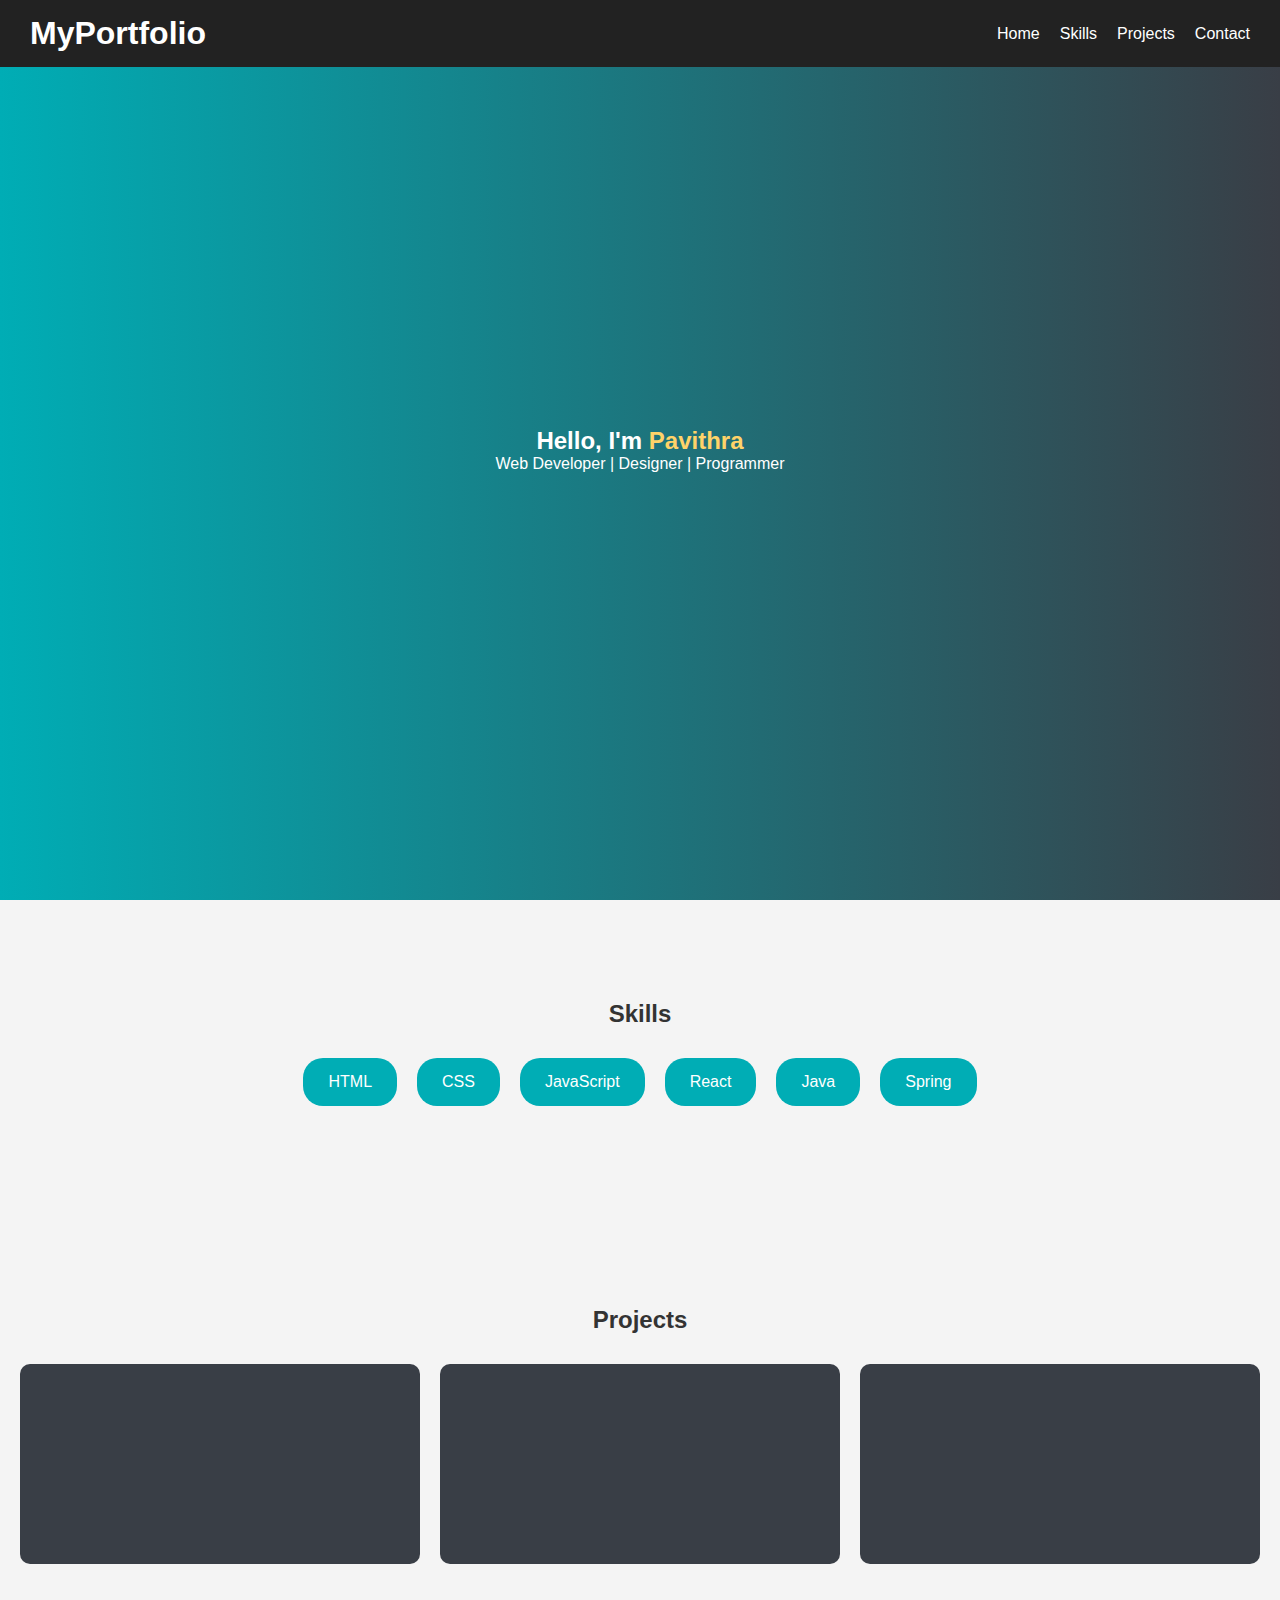
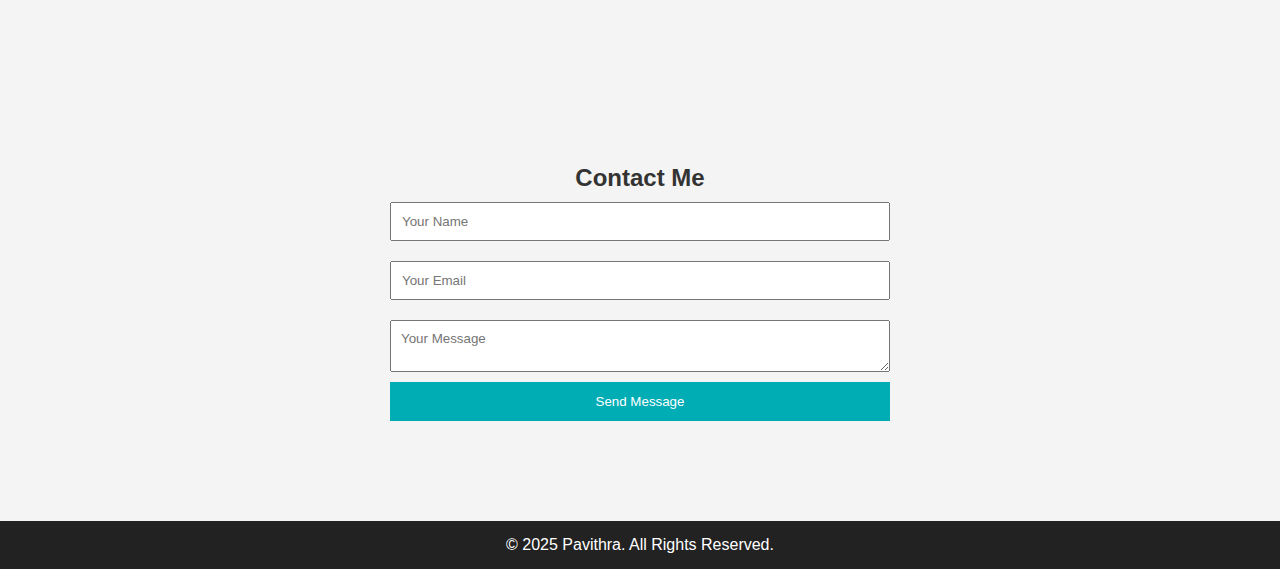
<file: project one/index.html>
<!DOCTYPE html>
<html lang="en">
<head>
  <meta charset="UTF-8" />
  <meta name="viewport" content="width=device-width, initial-scale=1.0"/>
  <title>My Portfolio</title>
  <link rel="stylesheet" href="style.css" />
  <script src="https://cdn.emailjs.com/dist/email.min.js"></script>
</head>
<body>

  <!-- Navbar -->
  <header>
    <nav class="navbar">
      <h1 class="logo">MyPortfolio</h1>
      <ul class="nav-links">
        <li><a href="#home">Home</a></li>
        <li><a href="#skills">Skills</a></li>
        <li><a href="#projects">Projects</a></li>
        <li><a href="#contact">Contact</a></li>
      </ul>
    </nav>
  </header>

  <!-- Home Section -->
  <section id="home" class="section home">
    <h2>Hello, I'm <span>Pavithra</span></h2>
    <p>Web Developer | Designer | Programmer</p>
  </section>

  <!-- Skills Section -->
  <section id="skills" class="section">
    <h2>Skills</h2>
    <div class="skills-container">
      <div class="skill">HTML</div>
      <div class="skill">CSS</div>
      <div class="skill">JavaScript</div>
      <div class="skill">React</div>
      <div class="skill">Java</div>
      <div class="skill">Spring</div>
    </div>
  </section>

  <!-- Projects Section -->
  <section id="projects" class="section">
    <h2>Projects</h2>
    <div class="projects-container">

      <div class="project-card"
           data-title="Insurance Report Generation"
           data-desc="A backend-heavy project that generates insurance reports using Java and Spring."
           data-tech="Java, Spring Boot, MySQL">
        <div class="project-overlay">
          <h3>Project One</h3>
          <p>Insurance Report Generation</p>
        </div>
      </div>

      <div class="project-card"
           data-title="Student Management Portal"
           data-desc="Frontend portal for office teams to manage student entries efficiently."
           data-tech="HTML, CSS, JavaScript,React, spring,springboot,MYSQL">
        <div class="project-overlay">
          <h3>Project Two</h3>
          <p>Front End Office Team Portal</p>
        </div>
      </div>

      <div class="project-card"
           data-title="Blog Application"
           data-desc="A full-stack blog application with user authentication and CRUD features."
           data-tech="Java, Spring,springboot, React,HTML,CSS">
        <div class="project-overlay">
          <h3>Project Three</h3>
          <p>Blog Application</p>
        </div>
      </div>

    </div>
  </section>

  <!-- Contact Section -->
  <section id="contact" class="section">
    <h2>Contact Me</h2>
    <form id="contact-form">
      <input type="text" name="name" placeholder="Your Name" required />
      <input type="email" name="email" placeholder="Your Email" required />
      <textarea name="message" placeholder="Your Message" required></textarea>
      <button type="submit">Send Message</button>
    </form>
  </section>

  <footer>
    <p>© 2025 Pavithra. All Rights Reserved.</p>
  </footer>

  <!-- ✅ Project Details Modal (ADDED – REQUIRED FOR CLICK FUNCTIONALITY) -->
  <div id="project-modal" class="modal">
    <div class="modal-content">
      <span class="close-btn">&times;</span>
      <h2 id="modal-title"></h2>
      <p id="modal-desc"></p>
      <p><strong>Technologies:</strong> <span id="modal-tech"></span></p>
    </div>
  </div>

  <!-- Existing Script -->
  <script src="script.js"></script>

</body>
</html>
</file>
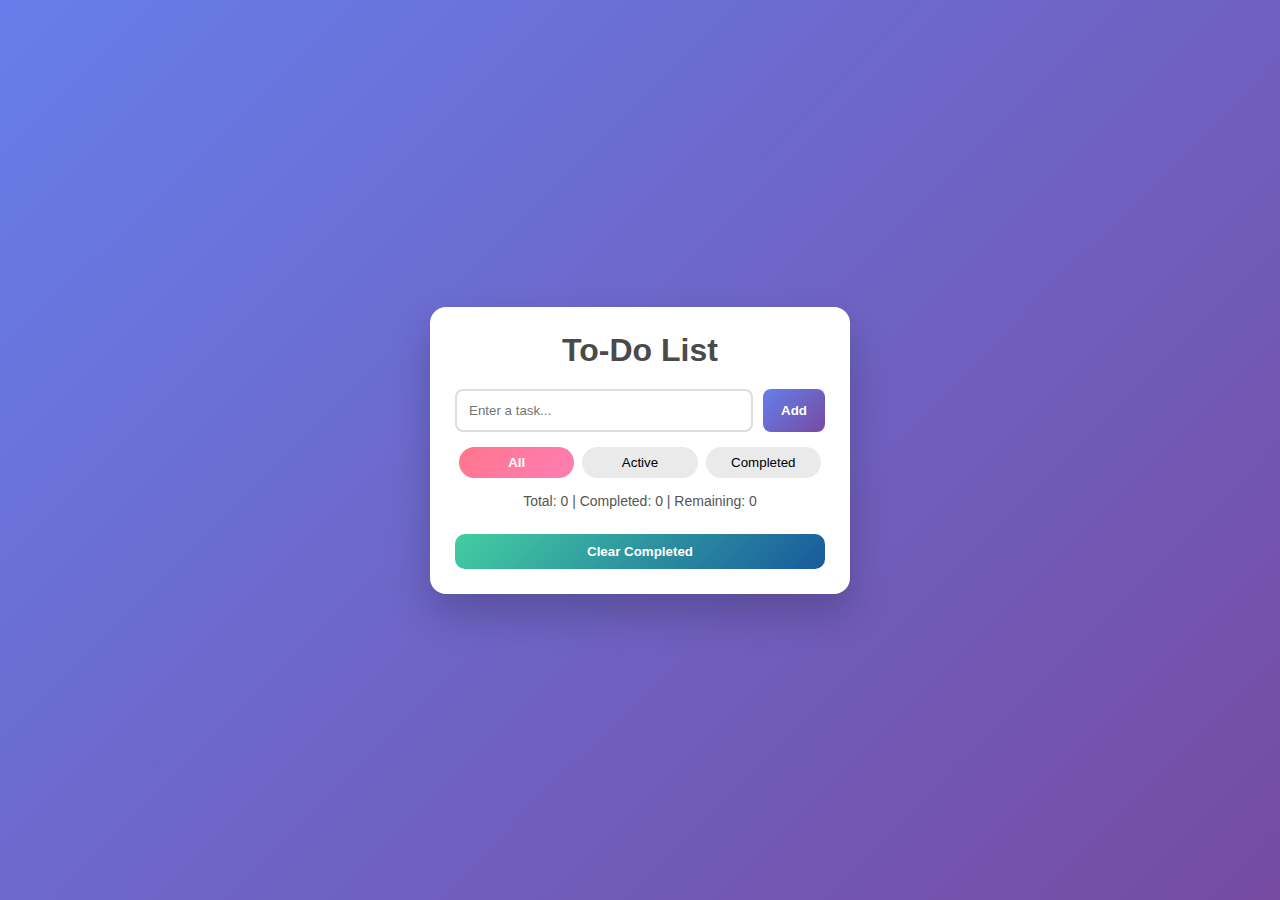
<file: todo-list/index.html>
<!DOCTYPE html>
<html lang="en">
<head>
  <meta charset="UTF-8" />
  <meta name="viewport" content="width=device-width, initial-scale=1.0" />
  <title>To-Do List App</title>
  <link rel="stylesheet" href="style.css" />
</head>
<body>

  <div class="app-container">
    <h1>To-Do List</h1>

    <!-- Input Section -->
    <div class="input-section">
      <input type="text" id="taskInput" placeholder="Enter a task..." />
      <button id="addTaskBtn">Add</button>
    </div>

    <!-- Filters -->
    <div class="filters">
      <button data-filter="all" class="active">All</button>
      <button data-filter="active">Active</button>
      <button data-filter="completed">Completed</button>
    </div>

    <!-- Task Counter -->
    <p id="taskCounter"></p>

    <!-- Task List -->
    <ul id="taskList"></ul>

    <!-- Clear Completed -->
    <button id="clearCompletedBtn">Clear Completed</button>
  </div>

  <script src="script.js"></script>
</body>
</html>
</file>
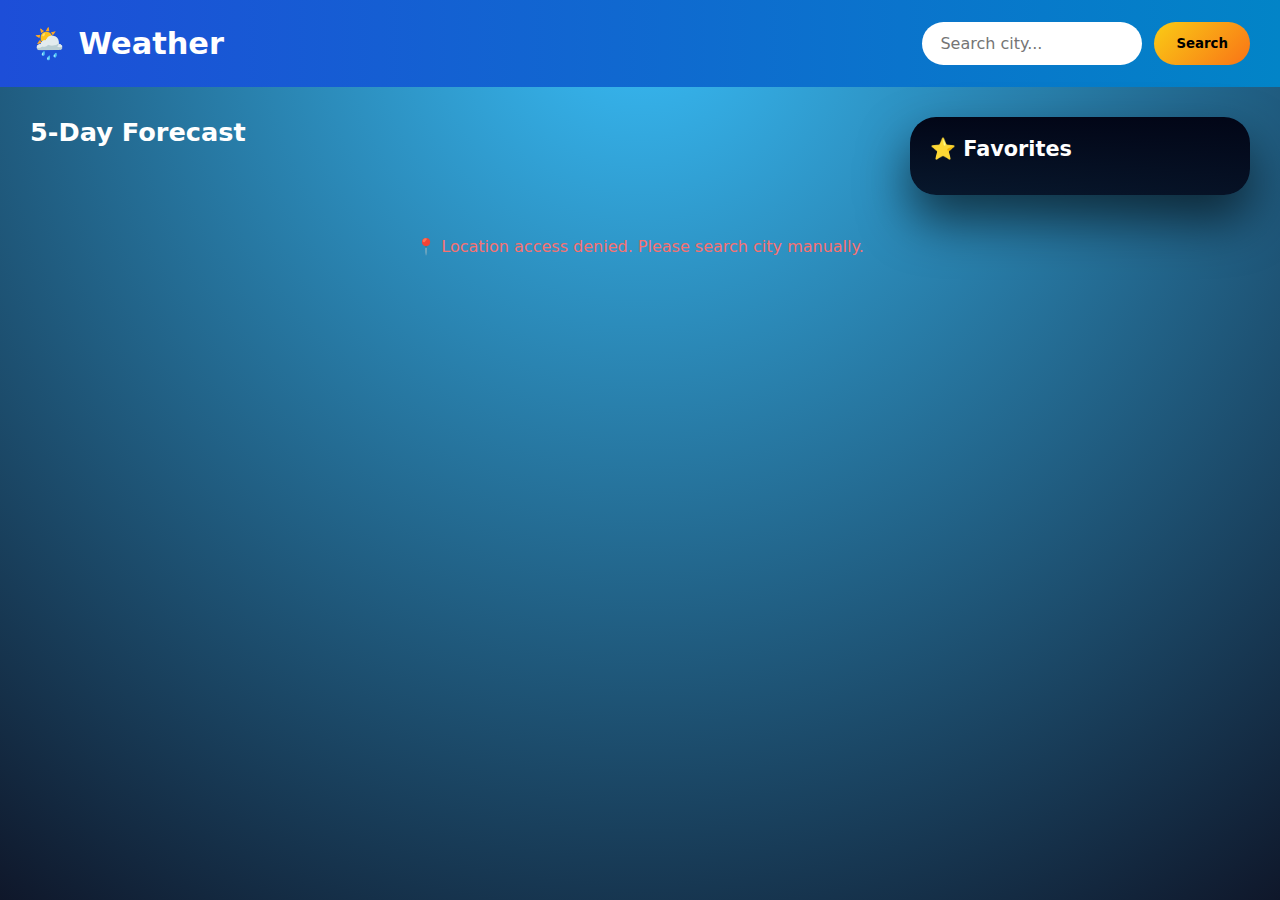
<file: weather-app/index.html>
<!DOCTYPE html>
<html lang="en">
<head>
  <meta charset="UTF-8" />
  <meta name="viewport" content="width=device-width, initial-scale=1.0"/>
  <title>Weather Dashboard</title>
  <link rel="stylesheet" href="style.css" />
</head>
<body>

<header class="header">
  <h1>🌦️ Weather </h1>

  <div class="search-box">
    <input type="text" id="cityInput" placeholder="Search city..." />
    <button id="searchBtn">Search</button>
    <!-- <button id="locateBtn" title="Use my location">📍</button> -->
  </div>
</header>

<main class="container">

  <!-- Current Weather -->
  <section id="currentWeather" class="card hidden">
    <div class="weather-header">
      <h2 id="cityName"></h2>
      <button id="favBtn">⭐</button>
    </div>
    <p id="dateTime"></p>

    <div class="weather-main">
      <img id="weatherIcon" />
      <h1 id="temperature"></h1>
      <p id="condition"></p>
    </div>

    <div class="weather-details">
      <p>💧 Humidity: <span id="humidity"></span>%</p>
      <p>💨 Wind: <span id="wind"></span> m/s</p>
      <p>🌡️ Pressure: <span id="pressure"></span> hPa</p>
    </div>
  </section>

  <!-- Forecast -->
  <section>
    <h2 class="section-title">5-Day Forecast</h2>
    <div id="forecast" class="forecast"></div>
  </section>

  <!-- Favorites -->
  <aside class="favorites">
    <h3>⭐ Favorites</h3>
    <ul id="favoriteList"></ul>
  </aside>

</main>

<div id="loading" class="loading hidden">Loading...</div>
<p id="error" class="error"></p>

<script src="script.js"></script>
</body>
</html>
</file>
<file: project one/style.css>
/* Project Modal */
.modal {
  display: none;
  position: fixed;
  inset: 0;
  background: rgba(0, 0, 0, 0.7);
  justify-content: center;
  align-items: center;
  z-index: 2000;
}

.modal-content {
  background: #fff;
  padding: 30px;
  max-width: 500px;
  border-radius: 10px;
  text-align: left;
  position: relative;
}

.close-btn {
  position: absolute;
  top: 10px;
  right: 15px;
  font-size: 22px;
  cursor: pointer;
}

* {
  margin: 0;
  padding: 0;
  box-sizing: border-box;
  font-family: Arial, sans-serif;
}

html {
  scroll-behavior: smooth;
}

body {
  background: #f4f4f4;
  color: #333;
}

/* Navbar */
header {
  background: #222;
  position: fixed;
  width: 100%;
  top: 0;
  z-index: 1000;
}

.navbar {
  display: flex;
  justify-content: space-between;
  align-items: center;
  padding: 15px 30px;
}

.logo {
  color: #fff;
}

.nav-links {
  list-style: none;
  display: flex;
}

.nav-links li {
  margin-left: 20px;
}

.nav-links a {
  color: #fff;
  text-decoration: none;
}

.nav-links a:hover {
  color: #00adb5;
}

/* Sections */
.section {
  padding: 100px 20px;
  text-align: center;
}

.home {
  background: linear-gradient(to right, #00adb5, #393e46);
  color: #fff;
  height: 100vh;
  display: flex;
  flex-direction: column;
  justify-content: center;
}

.home span {
  color: #ffd369;
}

/* Skills */
.skills-container {
  display: flex;
  justify-content: center;
  flex-wrap: wrap;
  gap: 20px;
  margin-top: 30px;
}

.skill {
  background: #00adb5;
  color: #fff;
  padding: 15px 25px;
  border-radius: 20px;
}

/* Projects */
.projects-container {
  display: grid;
  grid-template-columns: repeat(auto-fit, minmax(250px, 1fr));
  gap: 20px;
  margin-top: 30px;
}

.project-card {
  height: 200px;
  background: #393e46;
  position: relative;
  overflow: hidden;
  border-radius: 10px;
}

.project-overlay {
  position: absolute;
  inset: 0;
  background: rgba(0, 173, 181, 0.9);
  color: #fff;
  display: flex;
  flex-direction: column;
  justify-content: center;
  align-items: center;
  opacity: 0;
  transition: 0.4s;
}

.project-card:hover .project-overlay {
  opacity: 1;
}

/* Contact */
form {
  max-width: 500px;
  margin: auto;
  display: flex;
  flex-direction: column;
}

form input,
form textarea {
  padding: 10px;
  margin: 10px 0;
}

button {
  padding: 12px;
  background: #00adb5;
  color: #fff;
  border: none;
  cursor: pointer;
}

button:hover {
  background: #007f86;
}

/* Footer */
footer {
  background: #222;
  color: #fff;
  text-align: center;
  padding: 15px;
}

/* Responsive */
@media (max-width: 768px) {
  .nav-links {
    flex-direction: column;
  }
}
</file>
<file: todo-list/style.css>
* {
  box-sizing: border-box;
  margin: 0;
  padding: 0;
  font-family: "Segoe UI", Tahoma, sans-serif;
}

body {
  min-height: 100vh;
  background: linear-gradient(135deg, #667eea, #764ba2);
  display: flex;
  justify-content: center;
  align-items: center;
  padding: 20px;
}

/* App Card */
.app-container {
  background: #ffffff;
  width: 100%;
  max-width: 420px;
  padding: 25px;
  border-radius: 16px;
  box-shadow: 0 20px 40px rgba(0, 0, 0, 0.2);
  animation: fadeIn 0.6s ease-in-out;
}

/* Heading */
h1 {
  text-align: center;
  margin-bottom: 20px;
  color: #4a4a4a;
}

/* Input Section */
.input-section {
  display: flex;
  gap: 10px;
  margin-bottom: 15px;
}

input {
  flex: 1;
  padding: 12px;
  border-radius: 8px;
  border: 2px solid #ddd;
  outline: none;
  transition: 0.3s;
}

input:focus {
  border-color: #667eea;
}

#addTaskBtn {
  background: linear-gradient(135deg, #667eea, #764ba2);
  color: #fff;
  border: none;
  border-radius: 8px;
  padding: 12px 18px;
  font-weight: bold;
  transition: 0.3s;
}

#addTaskBtn:hover {
  opacity: 0.9;
  transform: scale(1.05);
}

/* Filters */
.filters {
  display: flex;
  justify-content: space-between;
  margin: 15px 0;
}

.filters button {
  flex: 1;
  margin: 0 4px;
  border-radius: 20px;
  border: none;
  padding: 8px;
  background: #eaeaea;
  transition: 0.3s;
}

.filters button.active {
  background: linear-gradient(135deg, #ff758c, #ff7eb3);
  color: white;
  font-weight: bold;
}

/* Task List */
ul {
  list-style: none;
  margin-top: 10px;
}

li {
  display: flex;
  justify-content: space-between;
  align-items: center;
  padding: 10px;
  border-radius: 10px;
  margin-bottom: 8px;
  background: #f7f7ff;
  transition: 0.3s;
}

li:hover {
  transform: scale(1.02);
}

/* Completed Task */
li.completed {
  background: #e0ffe8;
}

li.completed span {
  text-decoration: line-through;
  color: #6aaa6a;
}

/* Task Text */
li span {
  cursor: pointer;
  flex: 1;
}

/* Action Buttons */
.task-actions button {
  margin-left: 5px;
  border: none;
  border-radius: 6px;
  padding: 5px 8px;
  cursor: pointer;
  transition: 0.3s;
}

.task-actions button:first-child {
  background: #ffd166;
}

.task-actions button:last-child {
  background: #ef476f;
  color: white;
}

.task-actions button:hover {
  opacity: 0.85;
}

/* Counter */
#taskCounter {
  margin: 15px 0;
  text-align: center;
  font-size: 14px;
  color: #555;
}

/* Clear Completed */
#clearCompletedBtn {
  width: 100%;
  margin-top: 10px;
  background: linear-gradient(135deg, #43cea2, #185a9d);
  color: white;
  border: none;
  border-radius: 10px;
  padding: 10px;
  font-weight: bold;
  transition: 0.3s;
}

#clearCompletedBtn:hover {
  opacity: 0.9;
}

/* Animations */
@keyframes fadeIn {
  from {
    opacity: 0;
    transform: translateY(10px);
  }
  to {
    opacity: 1;
    transform: translateY(0);
  }
}

/* Mobile Friendly */
@media (max-width: 480px) {
  .input-section {
    flex-direction: column;
  }
}
</file>
<file: weather-app/style.css>
* {
  margin: 0;
  padding: 0;
  box-sizing: border-box;
  font-family: "Segoe UI", system-ui, sans-serif;
}

/* ================= BODY ================= */
body {
  min-height: 100vh;
  background: radial-gradient(circle at top, #38bdf8, #0f172a);
  color: #ffffff;
}

/* ================= HEADER ================= */
.header {
  background: linear-gradient(90deg, #1d4ed8, #0284c7);
  padding: 22px 30px;
  display: flex;
  justify-content: space-between;
  align-items: center;
}

.header h1 {
  font-size: 1.9rem;
  font-weight: 700;
}

.search-box {
  display: flex;
  gap: 12px;
}

.search-box input {
  padding: 12px 18px;
  border-radius: 999px;
  border: none;
  width: 220px;
  outline: none;
  font-size: 1rem;
}

.search-box button {
  background: linear-gradient(135deg, #facc15, #f97316);
  border: none;
  padding: 12px 22px;
  border-radius: 999px;
  cursor: pointer;
  font-weight: bold;
  transition: transform 0.2s ease, box-shadow 0.2s ease;
}

.search-box button:hover {
  transform: translateY(-2px);
  box-shadow: 0 8px 20px rgba(0, 0, 0, 0.3);
}

/* ================= LAYOUT ================= */
.container {
  padding: 30px;
  display: grid;
  grid-template-columns: 2.5fr 1fr;
  gap: 30px;
}

/* ================= CURRENT WEATHER ================= */
.card {
  background: linear-gradient(160deg, #0ea5e9, #2563eb);
  border-radius: 30px;
  padding: 30px;
  box-shadow: 0 25px 60px rgba(0, 0, 0, 0.45);
}

.weather-header {
  display: flex;
  justify-content: space-between;
  align-items: center;
}

.weather-header h2 {
  font-size: 1.7rem;
  font-weight: 600;
}

.auto-detect {
  margin-top: 4px;
  font-size: 0.9rem;
  color: #e0f2fe;
  opacity: 0.9;
  animation: pulse 2s infinite;
}

@keyframes pulse {
  0% { opacity: 0.6; }
  50% { opacity: 1; }
  100% { opacity: 0.6; }
}

#favBtn {
  background: rgba(255, 255, 255, 0.25);
  border: none;
  border-radius: 50%;
  padding: 10px 12px;
  font-size: 22px;
  color: gold;
  cursor: pointer;
}

.date-time {
  margin-top: 6px;
  font-size: 0.9rem;
  opacity: 0.85;
}

/* ================= MAIN WEATHER ================= */
.weather-main {
  text-align: center;
  margin-top: 30px;
}

.weather-main img {
  width: 120px;
}

#temperature {
  font-size: 4.8rem;
  font-weight: 800;
}

#condition {
  font-size: 1.4rem;
  opacity: 0.9;
}

/* ================= DETAILS ================= */
.weather-details {
  margin-top: 30px;
  display: grid;
  grid-template-columns: repeat(3, 1fr);
  gap: 15px;
}

.weather-details p {
  background: rgba(255, 255, 255, 0.18);
  padding: 14px;
  border-radius: 16px;
  text-align: center;
  font-size: 0.95rem;
}

/* ================= FORECAST ================= */
.forecast-section {
  margin-top: 10px;
}

.section-title {
  margin-bottom: 15px;
  font-size: 1.6rem;
}

.forecast {
  display: flex;
  gap: 18px;
  overflow-x: auto;
}

.forecast-card {
  min-width: 170px;
  background: linear-gradient(160deg, #facc15, #f97316);
  color: #1f2933;
  border-radius: 22px;
  padding: 18px;
  text-align: center;
  box-shadow: 0 12px 25px rgba(0, 0, 0, 0.3);
  transition: transform 0.25s ease;
}

.forecast-card:nth-child(2n) {
  background: linear-gradient(160deg, #22c55e, #16a34a);
  color: #ffffff;
}

.forecast-card:nth-child(3n) {
  background: linear-gradient(160deg, #a855f7, #6d28d9);
  color: #ffffff;
}

.forecast-card:hover {
  transform: translateY(-6px) scale(1.05);
}

.forecast-card img {
  width: 65px;
}

/* ================= FAVORITES ================= */
.favorites {
  background: linear-gradient(180deg, #020617, #020617dd);
  border-radius: 26px;
  padding: 20px;
  box-shadow: 0 25px 50px rgba(0, 0, 0, 0.6);
}

.favorites h3 {
  margin-bottom: 14px;
  font-size: 1.3rem;
}

.favorites li {
  background: rgba(255, 255, 255, 0.08);
  margin-bottom: 10px;
  padding: 14px;
  border-radius: 16px;
  cursor: pointer;
  transition: all 0.25s ease;
}

.favorites li:hover {
  background: rgba(255, 255, 255, 0.2);
  transform: translateX(6px);
}

/* ================= LOADING & ERROR ================= */
.loading {
  margin-top: 30px;
  font-weight: bold;
  text-align: center;
  color: #e0f2fe;
}

.error {
  color: #f87171;
  margin-top: 12px;
  text-align: center;
}

/* ================= UTIL ================= */
.hidden {
  display: none;
}

/* ================= RESPONSIVE ================= */
@media (max-width: 900px) {
  .container {
    grid-template-columns: 1fr;
  }

  #temperature {
    font-size: 3.8rem;
  }

  .search-box input {
    width: 160px;
  }
}
</file>
